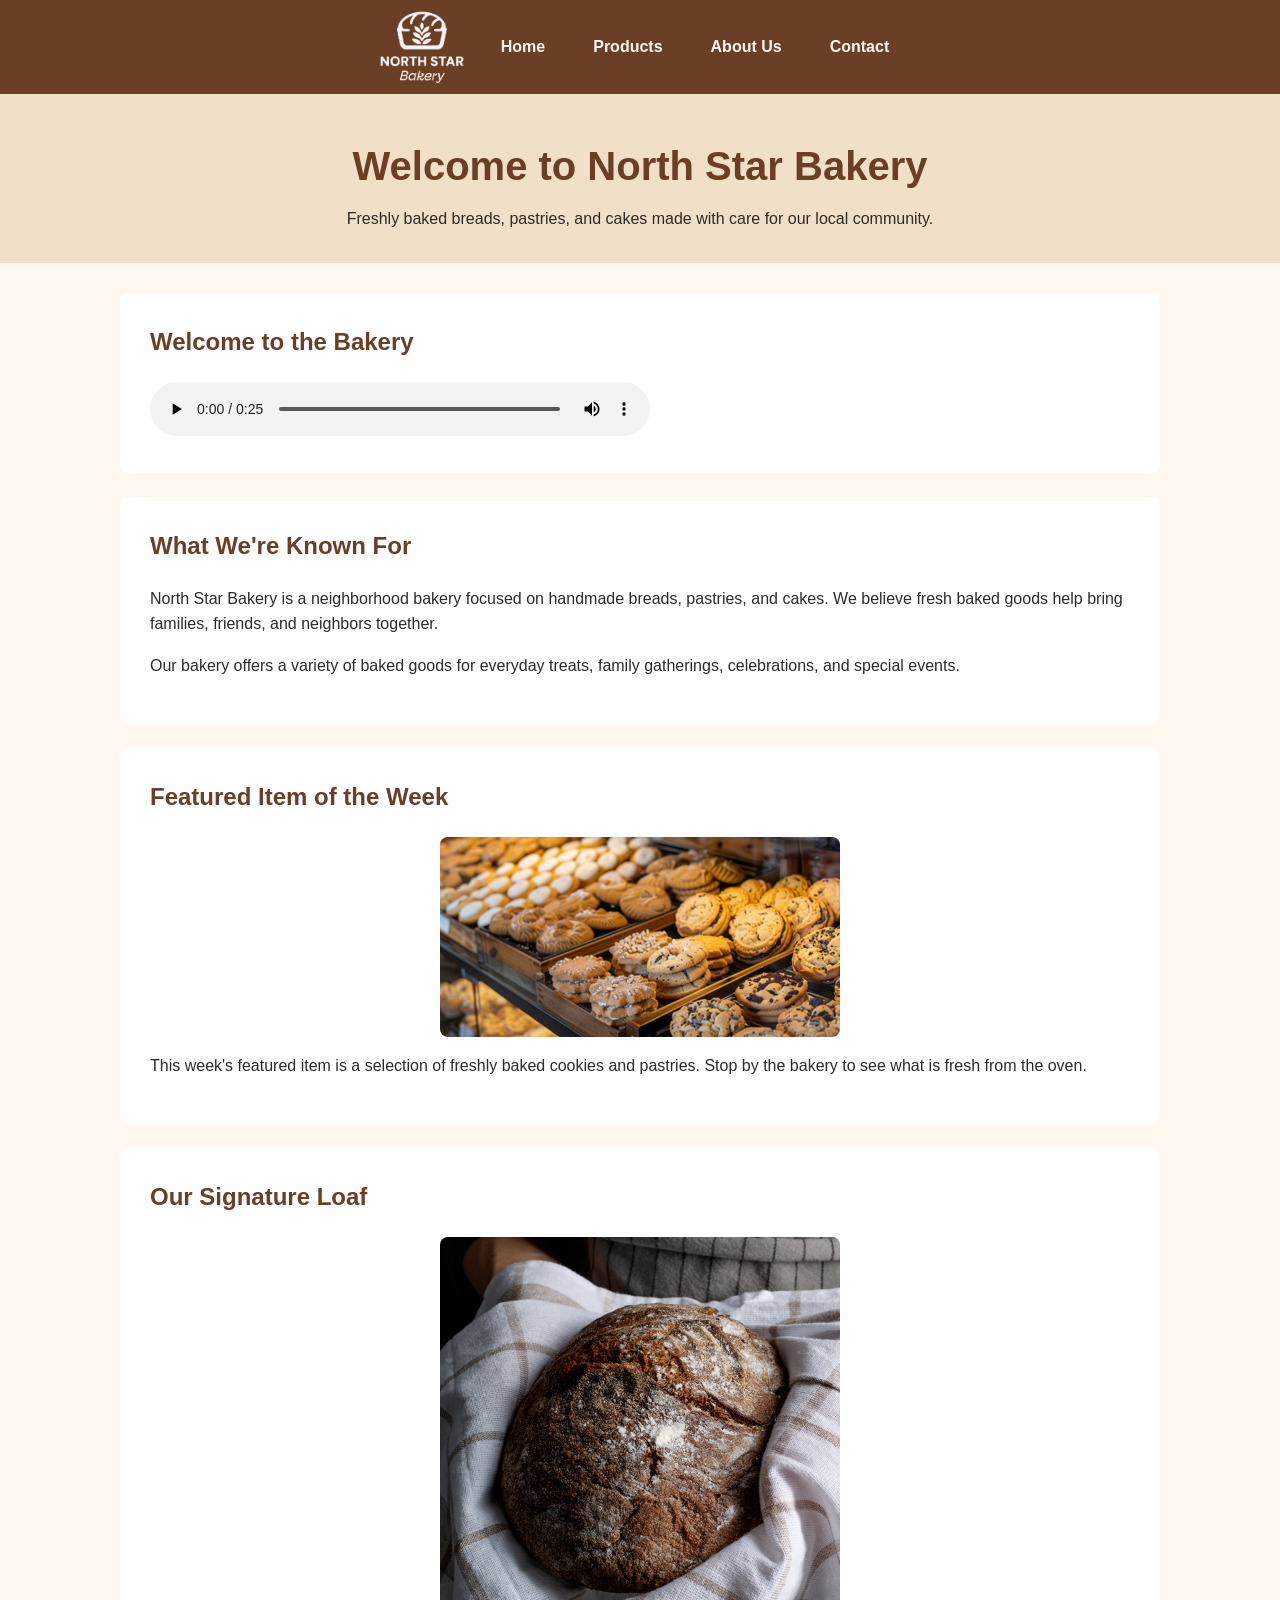
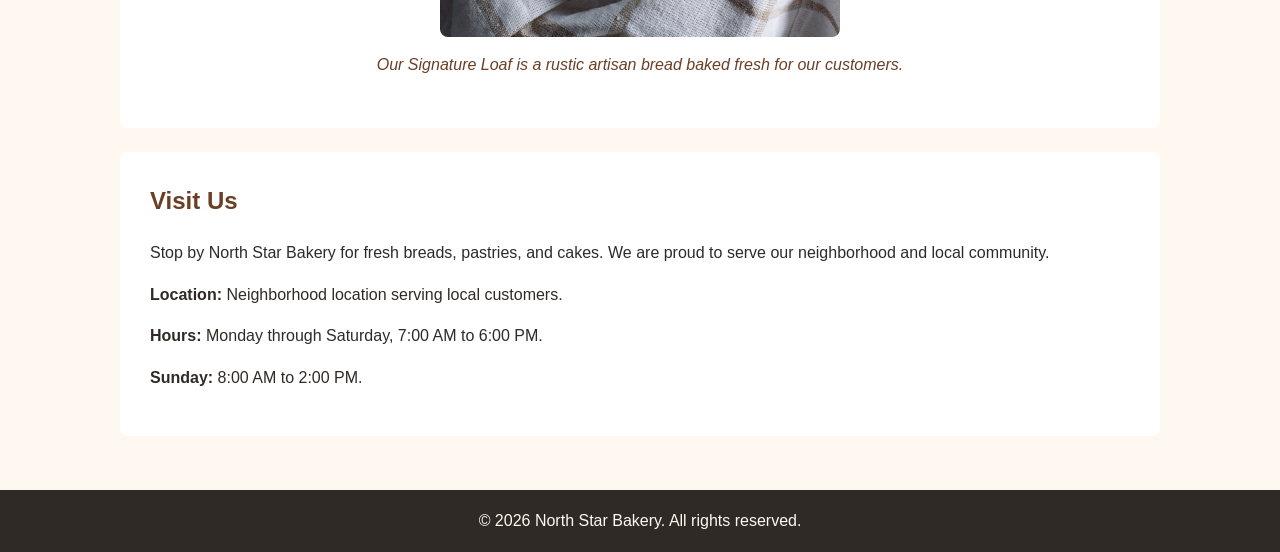
<file: index.html>
<!DOCTYPE html>
<html lang="en">

<head>
    <meta charset="UTF-8">
    <meta name="viewport" content="width=device-width, initial-scale=1.0">
    <link rel="stylesheet" href="css/styles.css">
    <title>North Star Bakery | Home</title>

</head>

<!--Navigation section-->
    <nav>
        <ul>
            <img src="images/bakery-logo_c.png" 
        alt="North Star Bakery logo" 
        width="110" height="80">
            <li><a href="index.html">Home</a></li>
            <li><a href="products.html">Products</a></li>
            <li><a href="about.html">About Us</a></li>
            <li><a href="contact.html">Contact</a></li>
        </ul>

    </nav>

<body>
<!--Header section-->
    <header>
        <h1>Welcome to North Star Bakery</h1>
        <p>Freshly baked breads, pastries, and cakes made with care for our local community.</p>

    </header>

    <main>
<!---Section for the welcome message-->
        <section>
            <h2>Welcome to the Bakery</h2>
            <audio controls>
                <source src="audios/bakery-welcome_c.mp3" type="audio/mpeg">
                Your browser does not support the audio element.
                Please visit North Star Bakery for a warm welcome in person.

            </audio>

        </section>
<!---Section for what the bakery is known for-->
        <section>
            <h2>What We're Known For</h2>
<!---First paragraph-->
            <p>
                North Star Bakery is a neighborhood bakery focused on handmade breads,
                pastries, and cakes. We believe fresh baked goods help bring families,
                friends, and neighbors together.
            </p>
<!---Second paragraph-->
            <p>
                Our bakery offers a variety of baked goods for everyday treats,
                family gatherings, celebrations, and special events.
            </p>

        </section>
<!---Section for the featured item of the week-->
        <section>

            <h2>Featured Item of the Week</h2>
            <picture> 
                <source media="(max-width: 600px)"
                        srcset="images/bakery-feature-small_c.png">
                <source media="(min-width: 601px)"
                        srcset="images/bakery-feature-large_c.png">
                <img src="images/bakery-feature-large_c.png" 
                alt="Freshly baked cookies and pastries displayed in a brown tray at North Star Bakery" 
                width="400" height="300">
            </picture>
           
<!---Description of the featured item-->
            <p>
                This week's featured item is a selection of freshly baked cookies
                and pastries. Stop by the bakery to see what is fresh from the oven.
            </p>

        </section>
<!---Section for the signature loaf-->
        <section>
            <h2>Our Signature Loaf</h2>
            <figure>
                <img src="images/bakery-signature-loaf_c.png"
                     alt="North Star Bakery signature artisan loaf with a thick, and crispy crust" 
                     width="400" height="300">

                <figcaption>
                    Our Signature Loaf is a rustic artisan bread baked fresh for our customers.

                </figcaption>

            </figure>

        </section>

<!---Section for visiting information-->
        <section>
            <h2>Visit Us</h2>
            <p>
                Stop by North Star Bakery for fresh breads, pastries, and cakes.
                We are proud to serve our neighborhood and local community.

            </p>

            <p>
                <strong>Location:</strong> Neighborhood location serving local customers.

            </p>

            <p>
                <strong>Hours:</strong> Monday through Saturday, 7:00 AM to 6:00 PM.

            </p>

            <p>
                <strong>Sunday:</strong> 8:00 AM to 2:00 PM.

            </p>

        </section>

    </main>
<!---Footer-->
    <footer>
        <p>&copy; 2026 North Star Bakery. All rights reserved.</p>

    </footer>

</body>
</html>
</file>
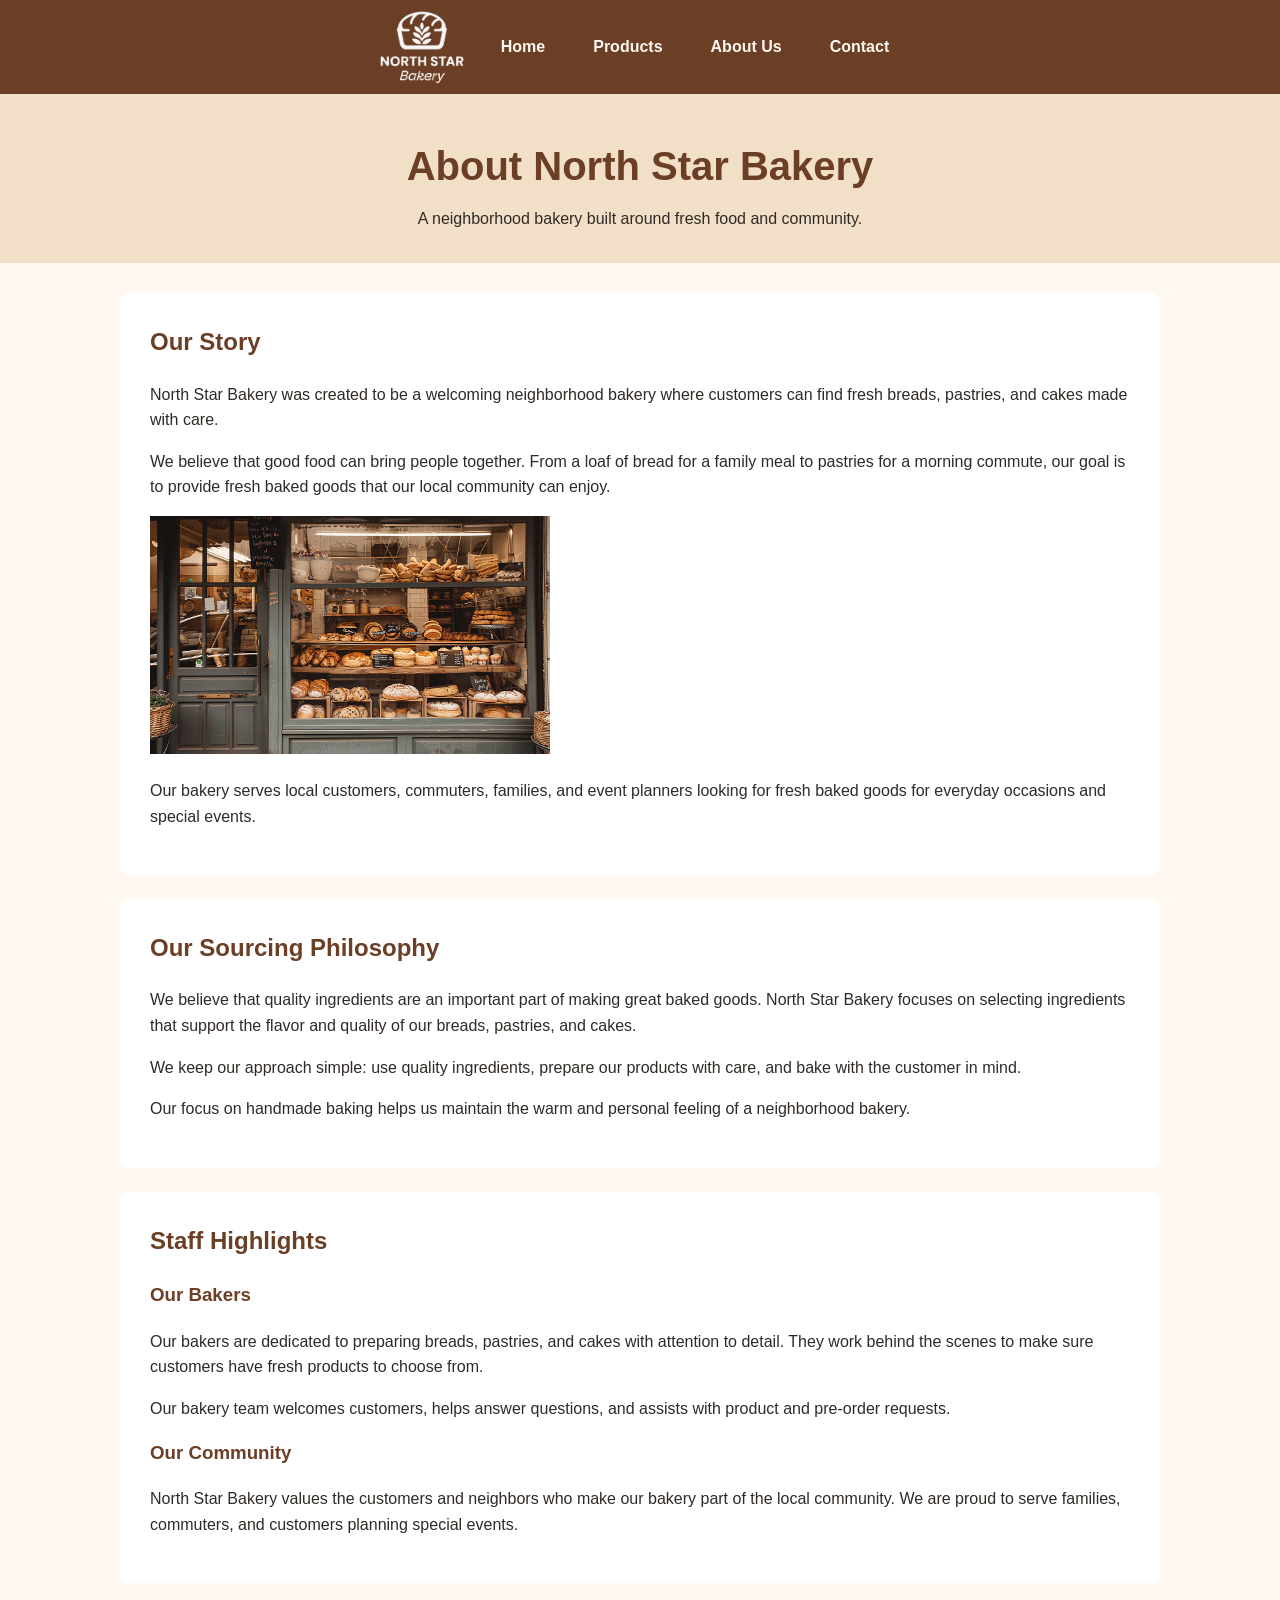
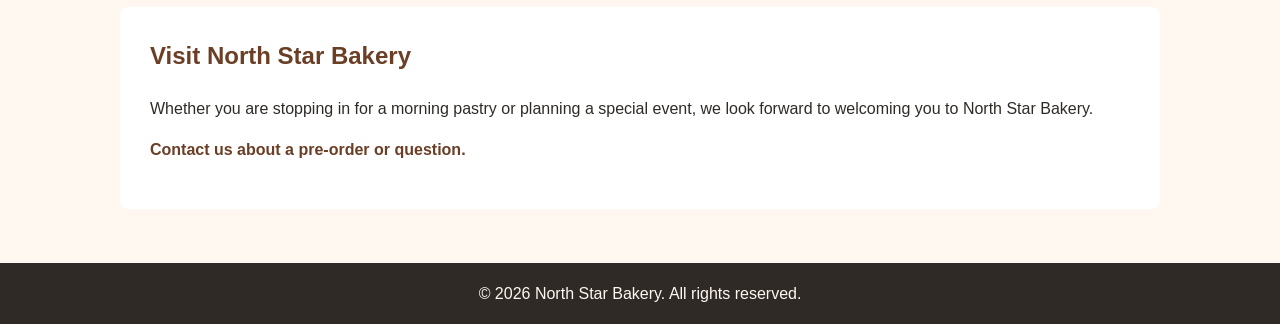
<file: about.html>
<!DOCTYPE html>
<html lang="en">

<head>
    <meta charset="UTF-8">
    <meta name="viewport" content="width=device-width, initial-scale=1.0">
    <link rel="stylesheet" href="css/styles.css">
    <title>North Star Bakery | About Us</title>
</head>
    
<!---Navigation menu-->
    <nav>
        <ul>
            <img src="images/bakery-logo_c.png" alt="North Star Bakery logo" width="110" height="80">
            <li><a href="index.html">Home</a></li>
            <li><a href="products.html">Products</a></li>
            <li><a href="about.html">About Us</a></li>
            <li><a href="contact.html">Contact</a></li>
        </ul>
    </nav>

<body>
    <header>
        <h1>About North Star Bakery</h1>
        <p>A neighborhood bakery built around fresh food and community.</p>
    </header>

    <main>
<!---Section for the company's story-->
        <section>
            <h2>Our Story</h2>
            <p>
                North Star Bakery was created to be a welcoming neighborhood bakery
                where customers can find fresh breads, pastries, and cakes made with care.
            </p>

            <p>
                We believe that good food can bring people together. From a loaf of
                bread for a family meal to pastries for a morning commute, our goal is
                to provide fresh baked goods that our local community can enjoy.
            </p>

            <img src="images/bakery-storefront_c.png"
                 alt="North Star Bakery storefront displaying fresh baked goods" 
                 width="400" height="300">

            <p>
                Our bakery serves local customers, commuters, families, and event
                planners looking for fresh baked goods for everyday occasions and
                special events.
            </p>
        </section>
<!---Section for the company's sourcing philosophy-->
        <section>
            <h2>Our Sourcing Philosophy</h2>
            <p>
                We believe that quality ingredients are an important part of making
                great baked goods. North Star Bakery focuses on selecting ingredients
                that support the flavor and quality of our breads, pastries, and cakes.
            </p>

            <p>
                We keep our approach simple: use quality ingredients, prepare our
                products with care, and bake with the customer in mind.
            </p>

            <p>
                Our focus on handmade baking helps us maintain the warm and personal
                feeling of a neighborhood bakery.
            </p>
        </section>
<!---Section for staff highlights-->
        <section>
            <h2>Staff Highlights</h2>
            <h3>Our Bakers</h3>
            <p>
                Our bakers are dedicated to preparing breads, pastries, and cakes
                with attention to detail. They work behind the scenes to make sure
                customers have fresh products to choose from.
            </p>

            <p>
                Our bakery team welcomes customers, helps answer questions, and
                assists with product and pre-order requests.
            </p>

            <h3>Our Community</h3>

            <p>
                North Star Bakery values the customers and neighbors who make our
                bakery part of the local community. We are proud to serve families,
                commuters, and customers planning special events.
            </p>
        </section>
<!---Section for visiting information-->
        <section>
            <h2>Visit North Star Bakery</h2>

            <p>
                Whether you are stopping in for a morning pastry or planning a
                special event, we look forward to welcoming you to North Star Bakery.
            </p>

            <p>
                <a href="contact.html">Contact us about a pre-order or question.</a>
            </p>
        </section>

    </main>
<!---Footer-->
    <footer>
        <p>&copy; 2026 North Star Bakery. All rights reserved.</p>
    </footer>

</body>

</html>
</file>
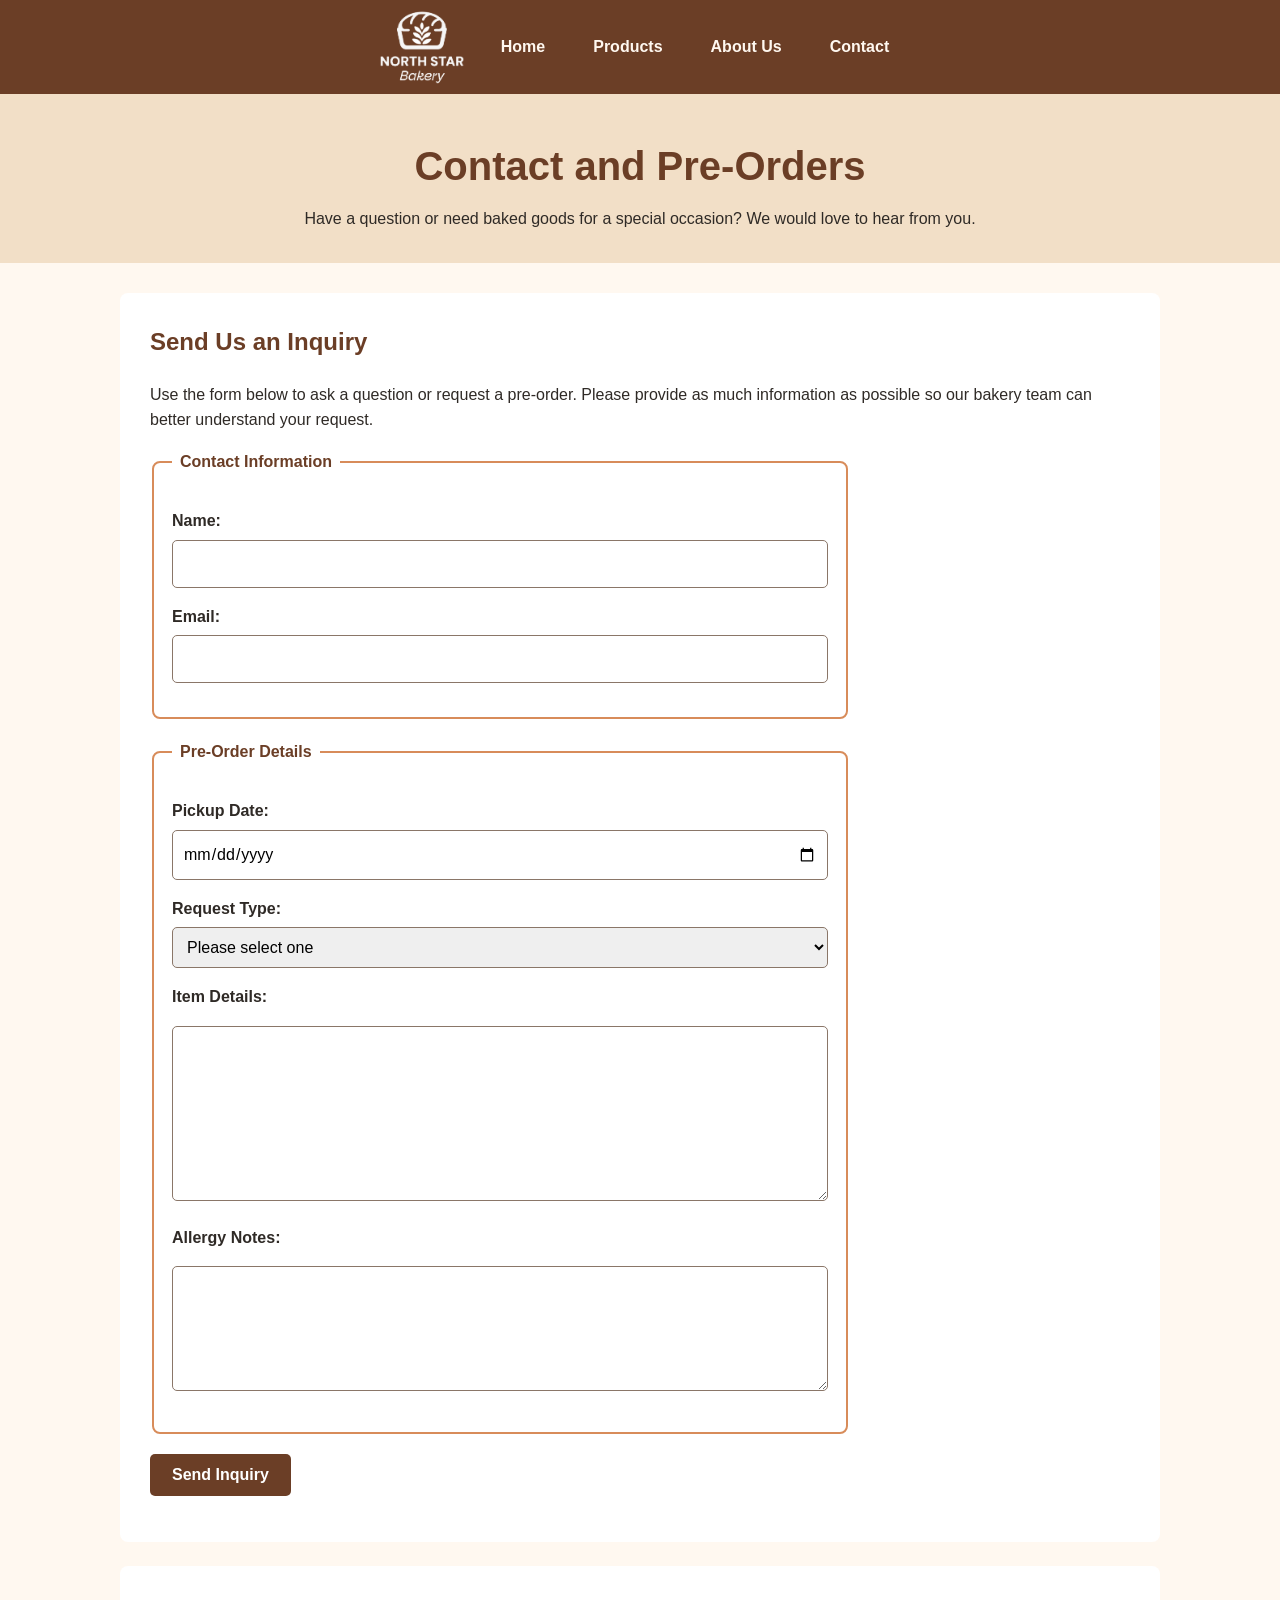
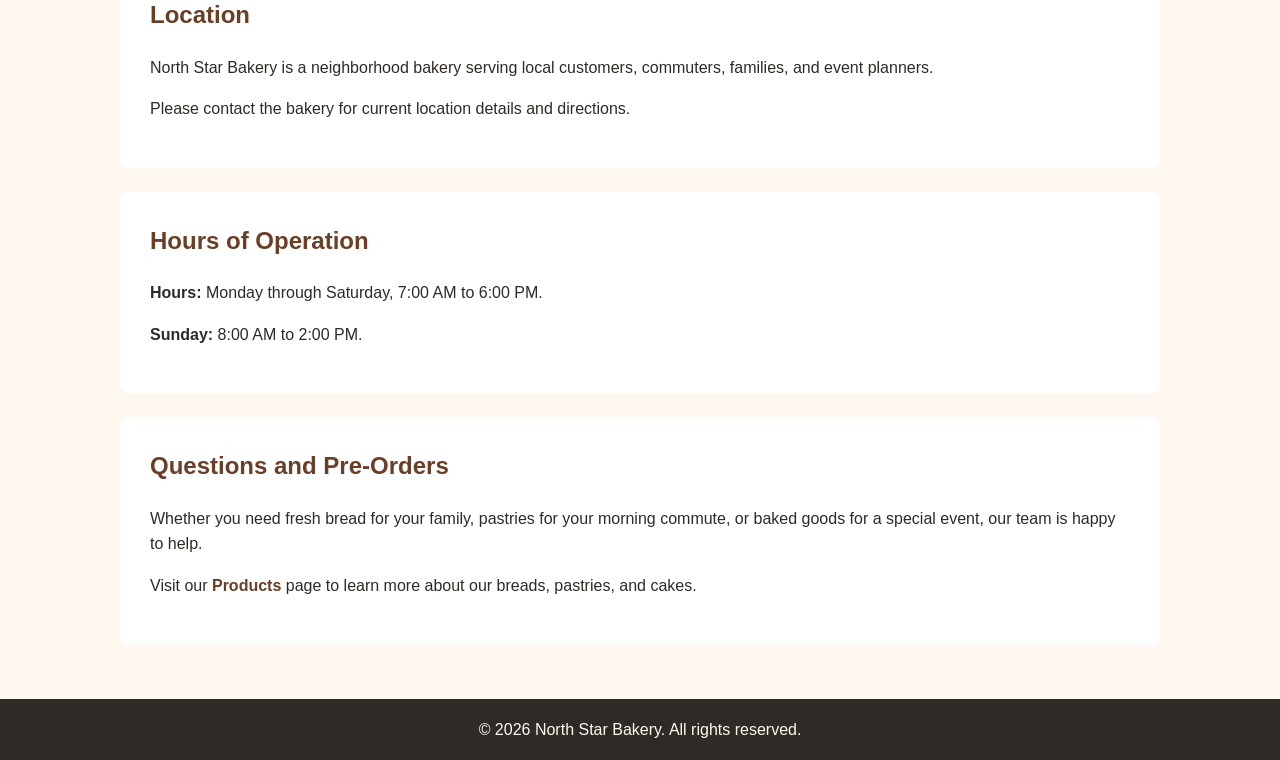
<file: contact.html>
<!DOCTYPE html>
<html lang="en">

<head>
    <meta charset="UTF-8">
    <meta name="viewport" content="width=device-width, initial-scale=1.0">
    <link rel="stylesheet" href="css/styles.css">
    <title>North Star Bakery | Contact and Pre-Orders</title>
</head>

<!---Navigation menu-->
    <nav>
        <ul>
            <img src="images/bakery-logo_c.png" alt="North Star Bakery logo" width="110" height="80">
            <li><a href="index.html">Home</a></li>
            <li><a href="products.html">Products</a></li>
            <li><a href="about.html">About Us</a></li>
            <li><a href="contact.html">Contact</a></li>
        </ul>
    </nav>

<body>
    <header>
        <h1>Contact and Pre-Orders</h1>
        <p>Have a question or need baked goods for a special occasion? We would love to hear from you.</p>
    </header>

    <main>
<!---Section for sending an inquiry-->
        <section>
            <h2>Send Us an Inquiry</h2>
            <p>
                Use the form below to ask a question or request a pre-order.
                Please provide as much information as possible so our bakery
                team can better understand your request.
            </p>

            <form action="#" method="post">

                <fieldset>
                    <legend>Contact Information</legend>
                    <p>
                        <label for="name">Name:</label>
                        <input
                            type="text"
                            id="name"
                            name="name"
                            required
                            pattern="[A-Za-zÀ-ÿ\s'-]+">
                    </p>

                    <p>
                        <label for="email">Email:</label>
                        <input
                            type="email"
                            id="email"
                            name="email"
                            required>
                    </p>

                </fieldset>

                <fieldset>
                    <legend>Pre-Order Details</legend>
                    <p>
                        <label for="pickup-date">Pickup Date:</label>
                        <input
                            type="date"
                            id="pickup-date"
                            name="pickup-date"
                            required>
                    </p>

                    <p>
                        <label for="request-type">Request Type:</label>
                        <select
                            id="request-type"
                            name="request-type"
                            required>
                            <option value="">Please select one</option>
                            <option value="pre-order">Pre-Order</option>
                            <option value="general-question">General Question</option>
                        </select>
                    </p>

                    <p>
                        <label for="item-details">Item Details:</label>
                    </p>

                    <p>
                        <textarea
                            id="item-details"
                            name="item-details"
                            rows="6"
                            cols="40"
                            required></textarea>
                    </p>

                    <p>
                        <label for="allergy-notes">Allergy Notes:</label>
                    </p>

                    <p>
                        <textarea
                            id="allergy-notes"
                            name="allergy-notes"
                            rows="4"
                            cols="40"></textarea>
                    </p>

                </fieldset>

                <p>
                    <button type="submit">Send Inquiry</button>
                </p>

            </form>

        </section>
<!---Section for location and hours of operation-->
        <section>
            <h2>Location</h2>
            <p>
                North Star Bakery is a neighborhood bakery serving local
                customers, commuters, families, and event planners.
            </p>

            <p>
                Please contact the bakery for current location details
                and directions.
            </p>
        </section>

        <section>
            <h2>Hours of Operation</h2>
            <p>
                <strong>Hours:</strong> Monday through Saturday, 7:00 AM to 6:00 PM.

            </p>

            <p>
                <strong>Sunday:</strong> 8:00 AM to 2:00 PM.

            </p>
        </section>

        <section>
            <h2>Questions and Pre-Orders</h2>

            <p>
                Whether you need fresh bread for your family, pastries for
                your morning commute, or baked goods for a special event,
                our team is happy to help.
            </p>

            <p>
                Visit our
                <a href="products.html">Products</a>
                page to learn more about our breads, pastries, and cakes.
            </p>
        </section>

    </main>
<!---Footer-->
    <footer>
        <p>&copy; 2026 North Star Bakery. All rights reserved.</p>
    </footer>

</body>

</html>
</file>
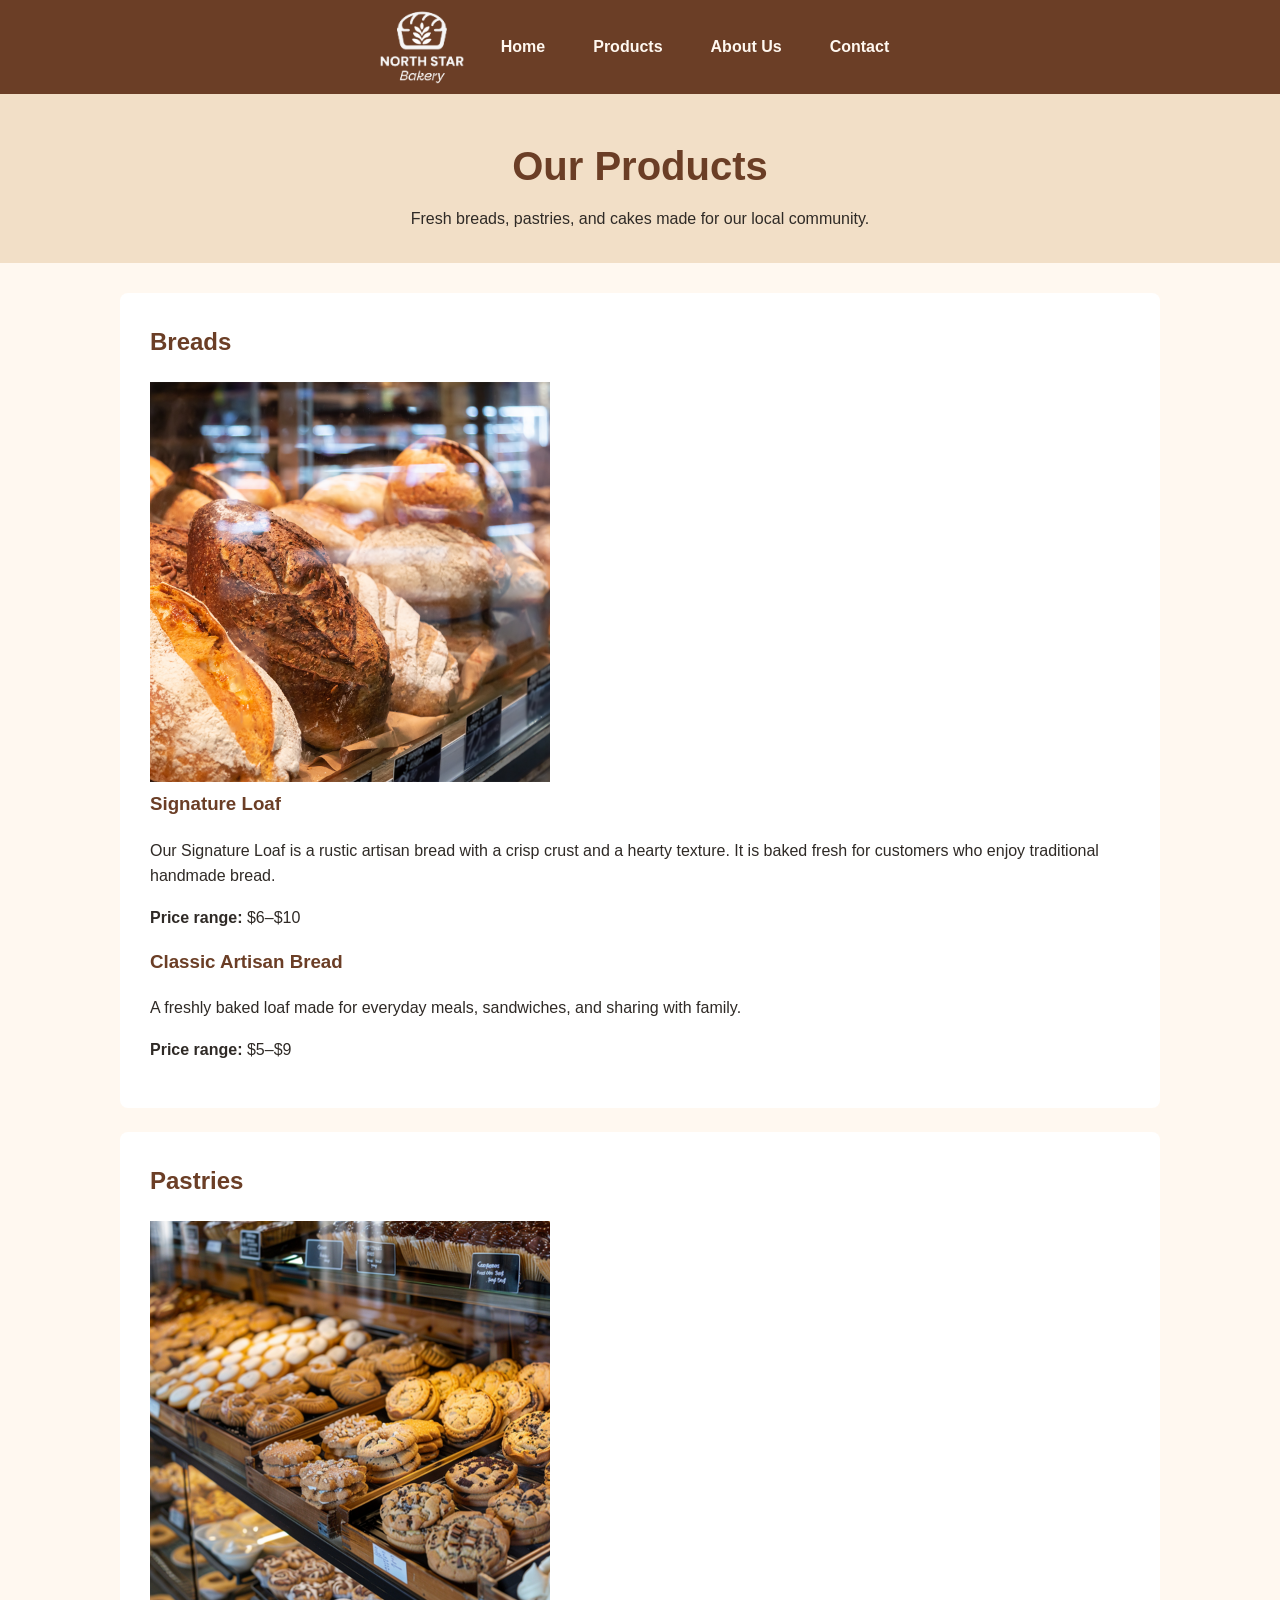
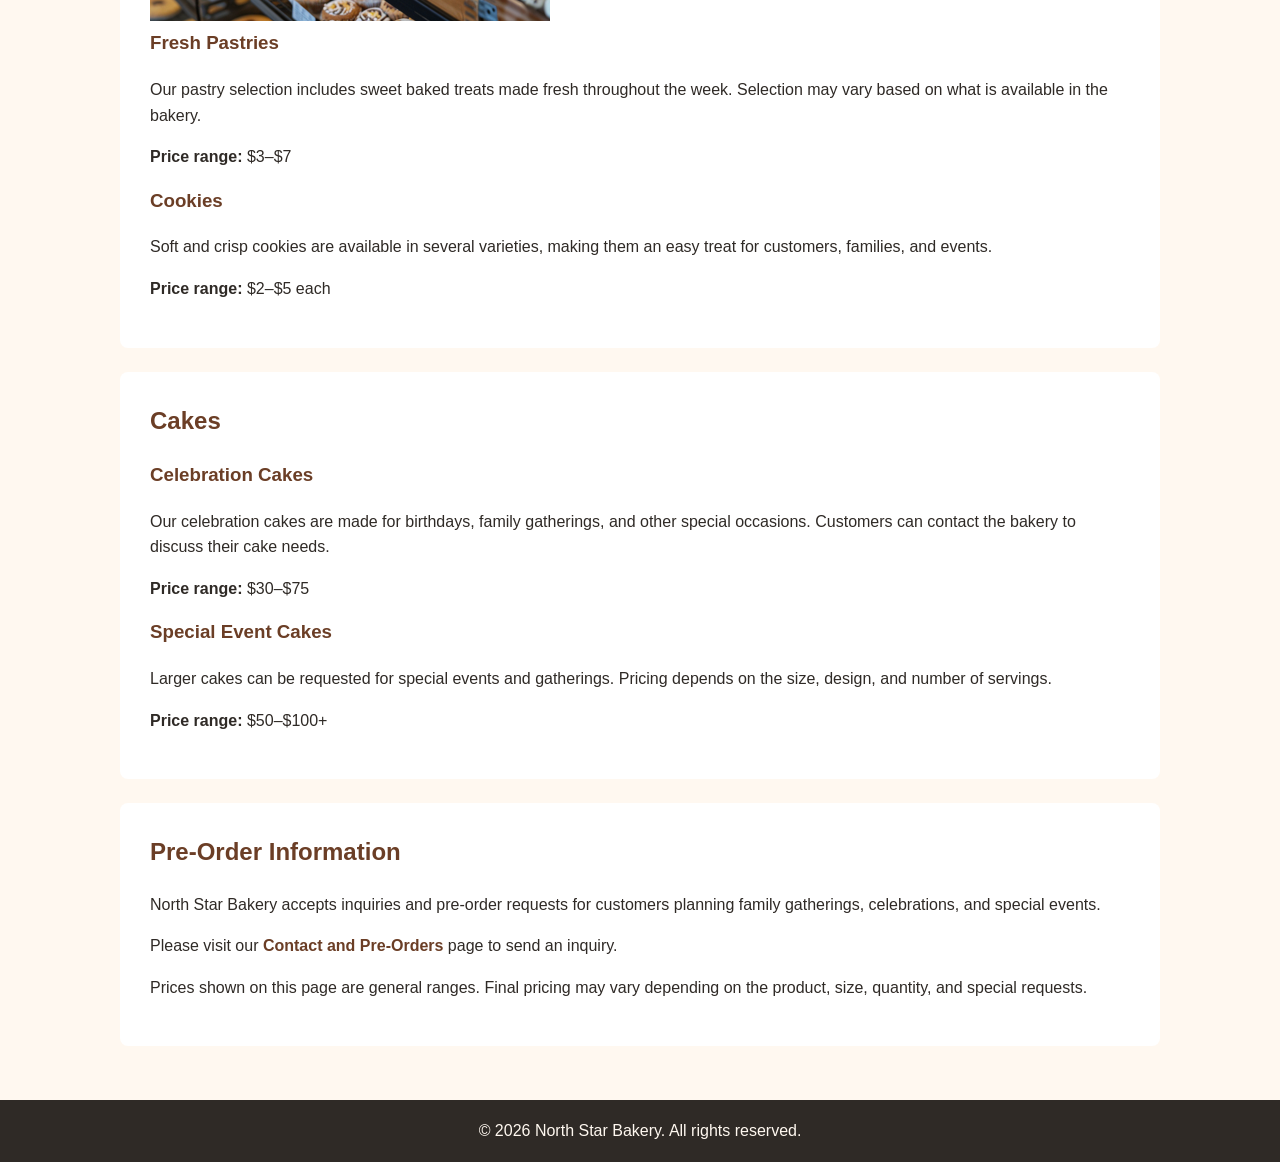
<file: products.html>
<!DOCTYPE html>
<html lang="en">

<head>
    <meta charset="UTF-8">
    <meta name="viewport" content="width=device-width, initial-scale=1.0">
    <link rel="stylesheet" href="css/styles.css">
    <title>North Star Bakery | Products</title>
</head>

<!---Navigation menu-->
    <nav>
        <ul>
            <img src="images/bakery-logo_c.png" alt="North Star Bakery logo" width="110" height="80">
            <li><a href="index.html">Home</a></li>
            <li><a href="products.html">Products</a></li>
            <li><a href="about.html">About Us</a></li>
            <li><a href="contact.html">Contact</a></li>
        </ul>
    </nav>

<body>

    <header>
        <h1>Our Products</h1>
        <p>Fresh breads, pastries, and cakes made for our local community.</p>
    </header>

    <main>
<!---Section for breads, pastries, and cakes-->
        <section>
            <h2>Breads</h2>

            <img src="images/bakery-bread_c.png"
                 alt="Freshly baked artisan breads displayed at North Star Bakery"
                 width="400" height="300">

            <h3>Signature Loaf</h3>
            <p>
                Our Signature Loaf is a rustic artisan bread with a crisp crust
                and a hearty texture. It is baked fresh for customers who enjoy
                traditional handmade bread.
            </p>
            <p><strong>Price range:</strong> $6–$10</p>

            <h3>Classic Artisan Bread</h3>
            <p>
                A freshly baked loaf made for everyday meals, sandwiches,
                and sharing with family.
            </p>
            <p><strong>Price range:</strong> $5–$9</p>
        </section>

        <section>
            <h2>Pastries</h2>

            <img src="images/bakery-feature-small_c.png"
                 alt="Assortment of freshly baked cookies and pastries at North Star Bakery"
                 width="400" height="300">

            <h3>Fresh Pastries</h3>
            <p>
                Our pastry selection includes sweet baked treats made fresh
                throughout the week. Selection may vary based on what is
                available in the bakery.
            </p>
            <p><strong>Price range:</strong> $3–$7</p>

            <h3>Cookies</h3>
            <p>
                Soft and crisp cookies are available in several varieties,
                making them an easy treat for customers, families, and events.
            </p>
            <p><strong>Price range:</strong> $2–$5 each</p>
        </section>

        <section>
            <h2>Cakes</h2>

            <h3>Celebration Cakes</h3>
            <p>
                Our celebration cakes are made for birthdays, family gatherings,
                and other special occasions. Customers can contact the bakery
                to discuss their cake needs.
            </p>
            <p><strong>Price range:</strong> $30–$75</p>

            <h3>Special Event Cakes</h3>
            <p>
                Larger cakes can be requested for special events and gatherings.
                Pricing depends on the size, design, and number of servings.
            </p>
            <p><strong>Price range:</strong> $50–$100+</p>
        </section>
<!---Section for pre-order information-->
        <section>
            <h2>Pre-Order Information</h2>

            <p>
                North Star Bakery accepts inquiries and pre-order requests
                for customers planning family gatherings, celebrations,
                and special events.
            </p>

            <p>
                Please visit our
                <a href="contact.html">Contact and Pre-Orders</a>
                page to send an inquiry.
            </p>

            <p>
                Prices shown on this page are general ranges. Final pricing
                may vary depending on the product, size, quantity, and
                special requests.
            </p>
        </section>

    </main>
<!---Footer-->
    <footer>
        <p>&copy; 2026 North Star Bakery. All rights reserved.</p>
    </footer>

</body>

</html>
</file>
<file: css/styles.css>
/* General styles */
* {
    box-sizing: border-box;
}

body {
    margin: 0;
    font-family: Arial, Helvetica, sans-serif;
    background-color: #fff8f0;
    color: #2f2a26;
    line-height: 1.6;
}

img {
    max-width: 100%;
    height: auto;
}

/* Header Style */
header {
    background-color: #f2dfc7;
    padding: 24px 16px;
    text-align: center;
}

header img {
    width: 110px;
    height: auto;
    margin-bottom: 10px;
}

header h1 {
    margin: 8px;
    color: #6b3e26;
}

header p {
    max-width: 700px;
    margin: 0 auto;
}

/* Navigation Styles */
nav {
    background-color: #6b3e26;
}

nav ul {
    list-style: none;
    padding: 0;
    margin: 0;

    display: flex;
    flex-direction: column;
    align-items: center;
}

nav li {
    width: 100%;
    text-align: center;
}

nav a {
    display: block;
    padding: 14px 18px;
    color: #fff8f0;
    text-decoration: none;
    font-weight: bold;
}

nav a:hover,
nav a:focus {
    background-color: #d88c5a;
    color: #2f2a26;
}

/* Main Content Styles */
main {
    padding: 24px;
    width: 90%;
    max-width: 1100px;
    margin: 0 auto;
}

section {
    margin-bottom: 24px;
    background-color: #ffffff;
    padding: 22px;
    border-radius: 8px;
}

section h2 {
    color: #6b3e26;
    margin-top: 0;
}

section h3 {
    color: #6b3e26;
    margin-top: 0;
}

p {
    margin-bottom: 16px;
}

/* Image and figure styles */
figure {
    margin: 20px 0;
    text-align: center;
}

figure img {
    border-radius: 8px;
}

figcaption {
    font-style: italic;
    color: #6b3e26;
    margin-top: 8px;
}

picture img {
    border-radius: 8px;
    display: block;
    margin: 0 auto;
}

/* Audio Styles */
audio {
    width: 100%;
    max-width: 500px;
}

/* Links and buttons */
main a {
    color: #6b3e26;
    text-decoration: none;
    font-weight: bold;
}

main a:hover,
main a:focus {
    color: #d88c5a;
}

/* Form styles */
form {
    max-width: 700px;
}

fieldset {
    border: 2px solid #d88c5a;
    padding: 18px;
    margin-bottom: 20px;
    border-radius: 8px;
}

legend {
    font-weight: bold;
    color: #6b3e26;
    padding: 0 8px;
}

label {
    display: block;
    margin-bottom: 6px;
    font-weight: bold;
}

input,
select,
textarea {
    width: 100%;
    padding: 10px;
    border: 1px solid #8a7668;
    border-radius: 5px;
    font: inherit;
}

textarea {
    resize: vertical;
}

input:focus,
select:focus,
textarea:focus {
    outline: 2px solid #d88c5a;
    border-color: #6b3e26;
}

button {
    background-color: #6b3e26;
    color: #ffffff;
    border: none;
    padding: 12px 22px;
    border-radius: 5px;
    font-size: 1rem;
    cursor: pointer;
    font-weight: bold;
}

button:hover,
button:focus {
    background-color: #d88c5a;
    color: #2f2a26;
}

/* Footer styles */
footer {
    background-color: #2f2a26;
    color: #fff8f0;
    text-align: center;
    padding: 18px;
}

footer p {
    margin: 0;
}

/* Large screen styles */
@media (min-width: 768px) {
    nav ul {
        flex-direction: row;
        justify-content: center;
    }
    nav li {
        width: auto;
    }
    nav a {
        padding: 16px 24px;
    }
    main {
        padding: 30px;
    }
    section {
        padding: 30px;
    }
    header {
        padding: 32px 20px;
    }
    header h1 {
        font-size: 2.5rem;
    }
}
</file>
